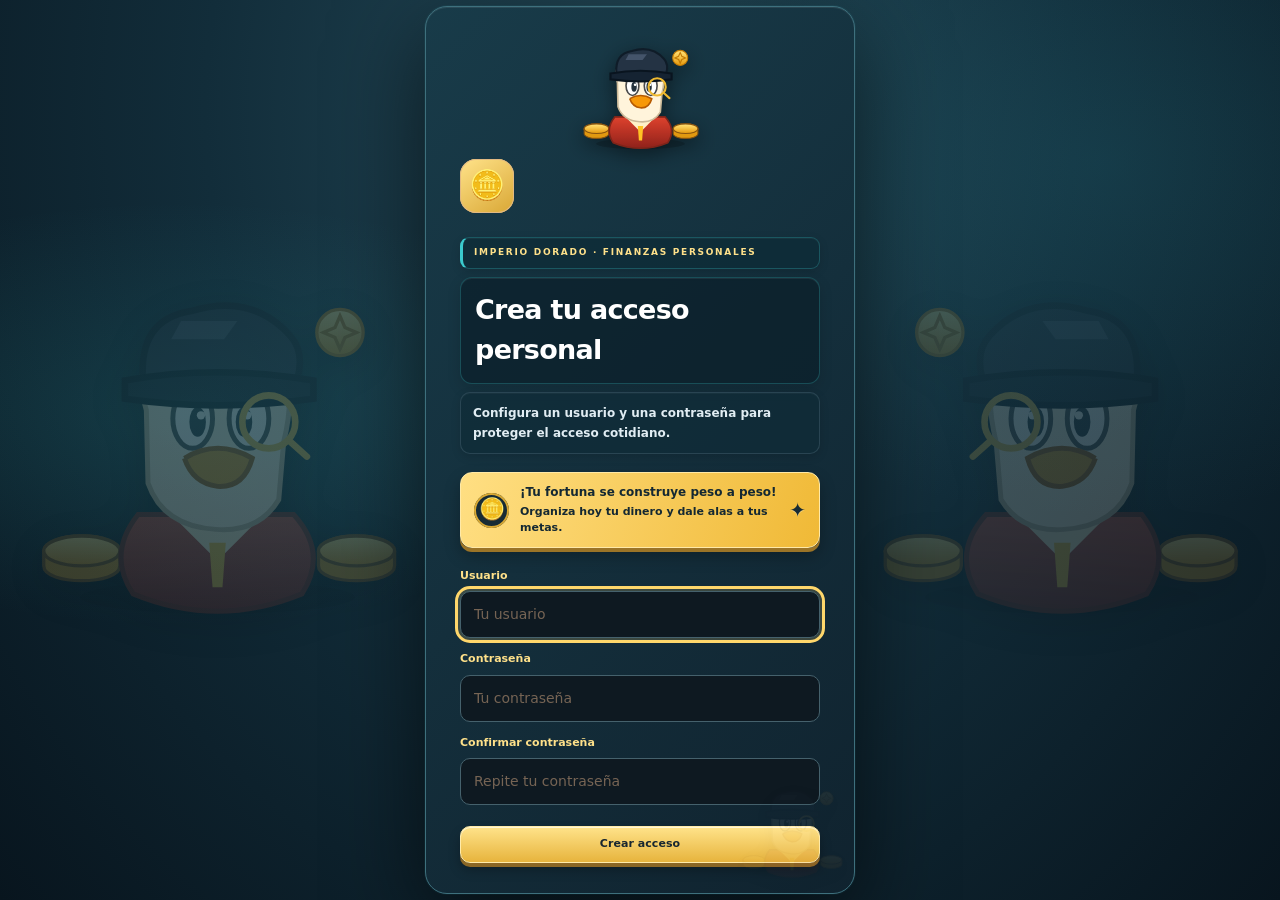
<file: index.html>
<!doctype html>
<html lang="es">
<head>
<meta charset="utf-8"><meta name="viewport" content="width=device-width,initial-scale=1"><meta name="theme-color" content="#142b35"><base href="./">
<title>Imperio Dorado | Finanzas personales</title><link rel="icon" type="image/svg+xml" href="Assets/pato-empresario.svg?v=5.43"><link rel="stylesheet" href="CSS/styles.css">
</head>
<body class="auth-locked" data-theme="charcoal">
<div class="auth-screen" id="authScreen">
  <section class="auth-card">
    <img class="duck-mascot auth-mascot" src="Assets/pato-empresario.svg" alt="Pato empresario rodeado de monedas">
    <div class="auth-brand-mark" aria-label="Moneda dorada">🪙</div>
    <div class="eyebrow">IMPERIO DORADO · FINANZAS PERSONALES</div>
    <h1 id="authTitle">Tu espacio financiero</h1>
    <p class="auth-description" id="authDescription">Inicia sesión para entrar a tu gestor de gastos.</p>
    <aside class="auth-motivation" aria-label="Mensaje motivador"><span class="auth-motivation-coin" aria-hidden="true">🪙</span><div><strong>¡Tu fortuna se construye peso a peso!</strong><p>Organiza hoy tu dinero y dale alas a tus metas.</p></div><span class="auth-motivation-spark" aria-hidden="true">✦</span></aside>
    <form id="authForm" autocomplete="on">
      <label for="authUsername">Usuario</label>
      <input id="authUsername" name="username" type="text" autocomplete="username" maxlength="40" placeholder="Tu usuario" required>
      <label for="authPassword">Contraseña</label>
      <input id="authPassword" name="password" type="password" autocomplete="current-password" minlength="4" placeholder="Tu contraseña" required>
      <div id="authConfirmWrap" hidden><label for="authConfirm">Confirmar contraseña</label><input id="authConfirm" type="password" autocomplete="new-password" minlength="4" placeholder="Repite tu contraseña"></div>
      <p class="auth-error" id="authError" role="alert" hidden></p>
      <button class="btn btn-primary auth-submit" id="authSubmit" type="submit">Iniciar sesión</button>
    </form>
  </section>
</div>
<div class="app-shell">
  <aside class="sidebar" id="sidebar">
    <div class="brand"><div class="brand-mark" aria-label="Moneda dorada">🪙</div><div><strong>Imperio Dorado</strong><small>FINANZAS PERSONALES</small></div></div>
    <div class="side-caption">ESPACIO PERSONAL</div>
    <nav class="nav">
      <button class="nav-link active" data-view="dashboard"><span class="nav-icon">▦</span>Resumen general</button>
      <button class="nav-link" data-view="transactions"><span class="nav-icon">⇄</span>Movimientos</button>
      <button class="nav-link" data-view="reports"><span class="nav-icon">▤</span>Reportes</button>
      <button class="nav-link" data-view="spending-habits"><span class="nav-icon">↗</span>Hábitos de gasto</button>
      <button class="nav-link" data-view="monthly-close"><span class="nav-icon">▣</span>Cierre mensual</button>
      <button class="nav-link" data-view="budgets"><span class="nav-icon">◫</span>Presupuestos</button>
      <button class="nav-link" data-view="goals"><span class="nav-icon">◎</span>Metas de ahorro</button>
      <button class="nav-link" data-view="alerts"><span class="nav-icon">⌁</span>Límites y alertas <span id="alertBadge" class="nav-badge">0</span></button>
      <button class="nav-link" data-view="notifications"><span class="nav-icon">♧</span>Notificaciones <span id="notificationBadge" class="nav-badge" hidden>0</span></button>
      <button class="nav-link" data-view="profile"><span class="nav-icon">♙</span>Mi perfil</button>
    </nav>

  </aside>
  <main class="main-area">
    <header class="topbar"><button class="mobile-menu" id="mobileMenu" aria-label="Abrir menú">☰</button><div class="breadcrumb">Finanzas personales <span>/</span> <b id="crumb">Resumen general</b></div><div class="top-actions"><span class="today-label" id="todayLabel"></span><button class="btn btn-outline logout-btn" id="logoutBtn" title="Cerrar sesión">Cerrar sesión</button><button class="avatar" id="profileBtn" title="Mi perfil" aria-label="Abrir mi perfil">EO</button></div></header>
    <div class="content">
      <section class="view active" id="view-dashboard">
        <div class="page-heading"><div><div class="eyebrow">TU DINERO, MÁS CLARO</div><h1>Resumen general</h1><p>Una mirada sencilla a cómo se están moviendo tus gastos.</p></div><button class="btn btn-primary" id="addFromDash"><span>＋</span> Registrar movimiento</button></div>
        <div class="hero-card dashboard-balance-card"><div class="hero-copy"><div class="hero-kicker"><span class="tiny-dot"></span> SALDO DISPONIBLE ESTIMADO</div><div class="hero-amount" id="totalAmount">$ 0</div><div class="hero-sub">Ingresos registrados menos gastos registrados, sin saldo inicial.</div><div class="hero-meta"><span class="meta-chip">◷ <span id="countTotal">0 movimientos</span></span><span class="meta-chip">▦ <span id="monthName">Este mes</span></span></div></div><div class="hero-art" aria-hidden="true"><div class="art-circle circle-one"></div><div class="art-circle circle-two"></div><div class="art-card"><span>CONTROL</span><div class="art-line"></div><div class="art-line short"></div><div class="art-spark">↗</div></div><div class="art-coin">$</div></div></div>
        <aside class="duck-motivation" aria-live="polite"><img src="Assets/pato-empresario.svg" alt="Pato empresario con monedas de oro"><div><span class="motivation-kicker">CONSEJO DEL PATO AHORRADOR</span><p id="duckMotivation">Cada peso que cuidas hoy te acerca a una meta mañana.</p></div><span class="motivation-coins" aria-hidden="true">🪙 ✦ 🪙</span></aside>
        <div class="stats-grid dashboard-summary-grid">
          <article class="stat-card"><div class="stat-top"><span>Gastos del mes</span><span class="stat-icon icon-tan">−</span></div><strong id="monthAmount">$ 0</strong><small><span class="stat-dot"></span><span id="monthCount">0 gastos este mes</span></small></article>
          <article class="stat-card"><div class="stat-top"><span>Ingresos del mes</span><span class="stat-icon icon-olive">＋</span></div><strong id="incomeMonthAmount">$ 0</strong><small>Entradas registradas este mes</small></article>
          <article class="stat-card limit-remaining-card"><div class="stat-top"><span>Límite mensual restante</span><span class="stat-icon icon-gold">⌁</span></div><strong id="limitRemainingAmount">Sin límite</strong><div class="limit-remaining-track" aria-hidden="true"><span id="limitRemainingFill"></span></div><small id="limitRemainingLabel">Configura tu presupuesto mensual</small></article>
        </div>
        <div class="dashboard-grid"><article class="panel chart-panel"><div class="panel-heading"><div><h2>Actividad reciente</h2><p>Gastos registrados en los últimos 7 días</p></div><span class="panel-tag">7 DÍAS</span></div><div class="chart-wrap"><div class="y-labels"><span id="chartY3">$ 0</span><span id="chartY2">$ 0</span><span id="chartY1">$ 0</span><span>$ 0</span></div><div class="chart-main"><div class="grid-lines"><i></i><i></i><i></i><i></i></div><div class="bars" id="bars"></div></div></div></article>
          <article class="panel category-panel"><div class="panel-heading"><div><h2>Por categoría</h2><p>Distribución de tus gastos</p></div><span class="panel-icon">◉</span></div><div id="categoryList" class="category-list"></div><div class="category-foot"><span>Total registrado</span><b id="categoryTotal">$ 0</b></div></article></div>
        <div class="bottom-grid"><article class="panel recent-panel"><div class="panel-heading"><div><h2>Movimientos recientes</h2><p>Los últimos gastos que registraste</p></div><button class="text-btn" data-goto="transactions">Ver todos <span>→</span></button></div><div class="table-scroll"><table><thead><tr><th>DESCRIPCIÓN</th><th>CATEGORÍA</th><th>FECHA</th><th class="align-right">MONTO</th></tr></thead><tbody id="recentRows"></tbody></table></div></article><article class="panel limit-panel"><div class="panel-heading"><div><h2>Control de límites</h2><p>Comparación con los máximos que configuraste</p></div><span class="panel-icon">⌁</span></div><div id="limitSummary"></div><button class="btn btn-soft full-btn" data-goto="alerts">Configurar límites <span>→</span></button></article></div>
      </section>
      <section class="view" id="view-transactions"><div class="page-heading"><div><div class="eyebrow">REGISTRO Y CONTROL</div><h1>Movimientos</h1><p>Consulta, filtra y administra tus gastos.</p></div><button class="btn btn-primary" id="addFromList"><span>＋</span> Registrar movimiento</button></div><section class="panel recurring-panel"><div class="panel-heading"><div><h2>Gastos recurrentes</h2><p>Programa arriendo, servicios o suscripciones y registra cada vencimiento cuando corresponda.</p></div><span class="panel-tag" id="recurringDueCount">0 PENDIENTES</span></div><form id="recurringForm" class="recurring-form"><input id="recurringId" type="hidden"><div><label class="field-label" for="recurringName">Concepto</label><input id="recurringName" maxlength="120" placeholder="Ej. Arriendo" required></div><div><label class="field-label" for="recurringAmount">Monto</label><input id="recurringAmount" type="number" min="1" step="1" placeholder="850000" required></div><div><label class="field-label" for="recurringCategory">Categoría</label><select id="recurringCategory" required></select></div><div><label class="field-label" for="recurringFrequency">Frecuencia</label><select id="recurringFrequency"><option value="biweekly">Quincenal</option><option value="monthly">Mensual</option></select></div><div><label class="field-label" for="recurringNextDate">Próxima fecha</label><input id="recurringNextDate" type="date" required></div><div class="recurring-form-actions"><button class="btn btn-primary" id="recurringSubmit" type="submit">＋ Programar gasto</button><button class="btn btn-outline" id="cancelRecurringEdit" type="button" hidden>Cancelar</button></div><div class="recurring-form-status" id="recurringFormMode">NUEVO PAGO</div></form><div id="recurringList" class="recurring-list"></div></section><div class="panel filters-panel"><div class="filter-search"><span>⌕</span><input id="searchInput" placeholder="Buscar por descripción..." aria-label="Buscar por descripción"></div><select id="categoryFilter" aria-label="Filtrar por categoría"><option value="">Todas las categorías</option></select><select id="typeFilter" aria-label="Filtrar por tipo"><option value="">Ingresos y gastos</option><option value="gasto">Solo gastos</option><option value="ingreso">Solo ingresos</option></select><select id="monthFilter" aria-label="Filtrar por mes o día específico"><option value="">Todas las fechas</option></select><button class="btn btn-soft" id="clearFilters">Limpiar</button></div><div class="panel table-panel"><div class="table-title"><div><h2>Todos los movimientos</h2><p id="resultCount">0 registros</p></div></div><div class="table-scroll"><table><thead><tr><th>ID</th><th>DESCRIPCIÓN</th><th>CATEGORÍA</th><th>FECHA</th><th class="align-right">MONTO</th><th class="align-right">ACCIONES</th></tr></thead><tbody id="allRows"></tbody></table></div><div class="table-footer"><span id="tableFootCount">0 registros</span><strong>Total visible <b id="visibleTotal">$ 0</b></strong></div></section>
      <section class="view" id="view-reports"><div class="page-heading"><div><div class="eyebrow">ANÁLISIS FINANCIERO</div><h1>Reportes</h1><p>Consulta y compara tus gastos por período.</p></div></div><div class="report-selector"><button class="report-tab active" data-report="daily">Diario</button><button class="report-tab" data-report="weekly">Semanal</button><button class="report-tab" data-report="monthly">Mensual</button></div><div class="report-summary panel"><div><span id="reportTitle">Reporte diario</span><strong id="reportTotal">$ 0</strong><small id="reportSubtitle">Resumen del período seleccionado</small></div><div class="report-symbol">▤</div></div><div class="panel report-visual"><div class="panel-heading"><div><h2>Ingresos frente a gastos</h2><p>Comparación del período seleccionado</p></div></div><div id="reportCompare" class="report-compare"></div><div id="reportCategoryBreakdown" class="report-category-breakdown"></div></div><div class="panel table-panel"><div class="table-title"><div><h2>Detalle del período</h2><p id="reportCount">0 registros</p></div></div><div class="table-scroll"><table><thead><tr><th>ID</th><th>DESCRIPCIÓN</th><th>CATEGORÍA</th><th>FECHA</th><th class="align-right">MONTO</th></tr></thead><tbody id="reportRows"></tbody></table></div></div><div class="panel report-note"><span class="note-icon">i</span><div><b>¿Cómo se calcula?</b><p>El reporte diario usa la fecha de hoy; el semanal va del lunes hasta hoy y el mensual acumula desde el primer día del mes hasta hoy.</p></div></div></section>
      <section class="view" id="view-spending-habits"><div class="page-heading"><div><div class="eyebrow">TENDENCIAS PERSONALES</div><h1>Hábitos de gasto</h1><p>Compara tus gastos por categoría con el mes anterior e identifica dónde aumentaron.</p></div><div class="habits-month-control"><label for="habitsMonth">Mes a analizar</label><input id="habitsMonth" type="month"></div></div><div id="habitsSummary" class="habits-summary-grid"></div><div class="panel habits-panel"><div class="panel-heading"><div><h2>Comparación por categoría</h2><p id="habitsSubtitle">Gasto del mes seleccionado frente al mes anterior.</p></div><span class="panel-tag">MES A MES</span></div><div id="habitsCategories" class="habits-category-list"></div></div><div class="panel habits-insights-panel"><div class="panel-heading"><div><h2>Lo que conviene revisar</h2><p>Las categorías con mayor aumento aparecen primero.</p></div></div><div id="habitsInsights" class="habits-insights-list"></div></div></section>
      <section class="view" id="view-budgets"><div class="page-heading"><div><div class="eyebrow">PLANIFICACIÓN MENSUAL</div><h1>Presupuestos</h1><p>Define límites de gasto por categoría y consulta cuánto te queda este mes.</p></div></div><div class="budget-workspace"><form id="budgetForm" class="panel budget-form"><div class="form-row"><label for="monthlyBudget">Presupuesto mensual total <small>Máximo que deseas gastar en el mes</small></label><div class="percent-input"><span>$</span><input id="monthlyBudget" type="number" min="0" step="1000" placeholder="Ej. 800000"></div></div><div class="settings-heading"><div class="settings-icon">▦</div><div><h2>Presupuestos por categoría</h2><p>Si dejas una categoría en cero, no tendrá un límite propio.</p></div></div><div class="budget-category-grid"><div id="budgetCategories" class="category-limits"></div><div class="settings-actions"><button class="btn btn-primary" type="submit">Guardar presupuestos</button></div></div></form><div class="panel budget-overview"><div class="panel-heading"><div><h2>Avance del mes</h2><p id="budgetMonthLabel">Gastos del mes actual</p></div></div><div id="budgetProgress"></div></div></div></section>
      <section class="view" id="view-goals"><div class="page-heading"><div><div class="eyebrow">AHORRO CON PROPÓSITO</div><h1>Metas de ahorro</h1><p>Crea objetivos, registra aportes y sigue tu progreso.</p></div></div><div class="goals-pending-layout"><div class="savings-goals-column"><form id="goalForm" class="panel goal-form"><div class="form-two"><div><label class="field-label" for="goalName">Nombre de la meta</label><input id="goalName" maxlength="80" placeholder="Ej. Fondo de emergencia" required></div><div><label class="field-label" for="goalTarget">Monto objetivo</label><input id="goalTarget" type="number" min="1" step="1" placeholder="500000" required></div></div><div class="form-two"><div><label class="field-label" for="goalSaved">Ahorro inicial</label><input id="goalSaved" type="number" min="0" step="1" value="0"></div><div><label class="field-label" for="goalDate">Fecha objetivo (opcional)</label><input id="goalDate" type="date"></div></div><button class="btn btn-primary" type="submit">＋ Crear meta</button></form><div id="goalsList" class="goals-grid"></div></div><section class="pending-section"><div class="pending-top-layout"><div class="page-heading pending-heading"><div><div class="eyebrow">REGISTRO APARTE</div><h2>Saldos pendientes</h2><p>Controla aquí quién te debe y registra sus abonos. Esta lista es independiente de tus movimientos, ingresos y metas.</p></div></div><form id="pendingForm" class="panel pending-form"><div class="form-two"><div><label class="field-label" for="pendingPerson">¿Quién te debe?</label><input id="pendingPerson" maxlength="100" placeholder="Nombre de la persona" required></div><div><label class="field-label" for="pendingAmount">¿Cuánto te debe?</label><input id="pendingAmount" type="number" min="1" step="1" placeholder="Ej. 50000" required></div></div><div class="form-two"><div><label class="field-label" for="pendingConcept">Concepto</label><input id="pendingConcept" maxlength="120" placeholder="Ej. Préstamo para un recibo"></div><div><label class="field-label" for="pendingDueDate">Fecha acordada (opcional)</label><input id="pendingDueDate" type="date"></div></div><label class="field-label" for="pendingNotes">Nota (opcional)</label><textarea id="pendingNotes" maxlength="500" rows="2" placeholder="Un detalle para recordar"></textarea><div class="pending-form-footer"><button class="btn btn-primary" type="submit">＋ Registrar saldo pendiente</button><div class="pending-summary"><div><span>Total por cobrar</span><strong id="pendingTotal">$ 0</strong></div><span class="panel-tag" id="pendingCount">0 personas deben</span></div></div></form></div><div id="pendingList" class="pending-grid"></div></section></div></section>
      <section class="view" id="view-alerts"><div class="page-heading"><div><div class="eyebrow">CONTROL DE GASTOS</div><h1>Límites y alertas</h1><p>Configura máximos en pesos y revisa en este mismo lugar los avisos cuando los superes.</p></div><span class="heading-count" id="alertsCountHead">0 alertas</span></div><div class="alert-intro"><div class="alert-intro-icon">⌁</div><div><b>Elige tus propios topes.</b><p>Se revisa el gasto de hoy, esta semana (desde el lunes) y por categoría durante el mes. Deja un campo vacío o escribe 0 para apagar ese aviso.</p></div></div><form id="settingsForm" class="settings-layout"><article class="panel settings-panel"><div class="settings-heading"><div class="settings-icon">◷</div><div><h2>Topes generales</h2><p>Escribe en pesos colombianos el máximo que quieres gastar.</p></div></div><div class="form-row"><label for="dailyLimit">Tope diario <small>Gastos acumulados de hoy</small></label><div class="limit-currency-input"><span>$</span><input type="number" min="0" step="1" id="dailyLimit" placeholder="0 = apagado"></div></div><div class="form-row"><label for="weeklyLimit">Tope semanal <small>Gastos desde el lunes hasta hoy</small></label><div class="limit-currency-input"><span>$</span><input type="number" min="0" step="1" id="weeklyLimit" placeholder="0 = apagado"></div></div><div id="settingsPreview" class="settings-preview"></div><div class="settings-reset-card limits-reset-card"><div class="settings-heading"><div class="settings-icon">↺</div><div><h2>Apagar todos los topes</h2><p>Desactiva los avisos de gasto; tus movimientos y el historial de alertas se conservan.</p></div></div><div class="settings-reset-actions"><button class="btn btn-soft" type="button" id="resetSettings">Apagar todos los topes</button><div class="settings-actions"><button class="btn btn-primary" type="submit">Guardar límites y revisar</button></div></div></div></article><article class="panel settings-panel"><div class="settings-heading"><div class="settings-icon">▦</div><div><h2>Tope mensual por categoría</h2><p>Escribe el máximo por mes para las categorías que quieras controlar. Deja vacío o escribe 0 para no limitar una categoría.</p></div></div><div class="category-limits-workspace"><div id="categoryLimits" class="category-limits"></div><div class="settings-actions"><button class="btn btn-primary" type="submit">Guardar límites y revisar</button></div></div></article></form><section class="panel live-limits-panel"><div class="panel-heading"><div><h2>Uso de tus límites</h2><p id="limitStatusSubtitle">Gasto contado desde el 15 de octubre de 2026.</p></div></div><div id="limitStatus" class="limit-status-list"></div></section><section class="alerts-history"><div class="panel-heading"><div><h2>Alertas registradas</h2><p>Se guardan aquí y en tus notificaciones cada vez que superas un tope.</p></div></div><div id="alertsList" class="alerts-list"></div></section></section>
      <section class="view" id="view-monthly-close"><div class="page-heading"><div><div class="eyebrow">BALANCE Y PLANIFICACIÓN</div><h1>Cierre mensual</h1><p>Compara el presupuesto con el gasto real y conserva un resumen de cada mes.</p></div></div><div class="panel close-controls"><div class="close-month-field"><label for="closeMonth">Mes que deseas cerrar</label><input id="closeMonth" type="month"><button class="btn btn-primary" id="saveMonthlyClose" type="button">Guardar cierre del mes</button></div></div><div id="monthlyClosePreview" class="monthly-close-grid"></div><div class="panel close-category-panel"><div class="panel-heading"><div><h2>Presupuesto frente a gasto real</h2><p>Comparación por categoría para el mes seleccionado.</p></div></div><div class="table-scroll"><table><thead><tr><th>CATEGORÍA</th><th class="align-right">PRESUPUESTO</th><th class="align-right">GASTADO</th><th class="align-right">DIFERENCIA</th><th>ESTADO</th></tr></thead><tbody id="closeCategoryRows"></tbody></table></div></div><div class="panel close-history-panel"><div class="panel-heading"><div><h2>Cierres guardados</h2><p>Resúmenes históricos que ya guardaste.</p></div></div><div id="monthlyCloseHistory"></div></div></section>
      <section class="view" id="view-notifications"><div class="page-heading"><div><div class="eyebrow">ACTIVIDAD DE TU CUENTA</div><h1>Notificaciones</h1><p>Historial de cambios importantes en tus finanzas.</p></div><div class="notification-page-actions"><button class="btn btn-outline" id="markAllNotificationsRead">Marcar todo como leído</button><button class="btn btn-soft" id="clearReadNotifications">Eliminar leídas</button></div></div><div class="panel notifications-panel"><div class="notifications-toolbar"><div><h2>Centro de notificaciones</h2><p id="notificationsSummary">Tus novedades aparecerán aquí.</p></div><span class="panel-tag" id="notificationUnreadTag">0 PENDIENTES</span></div><div id="notificationsList" class="notifications-list"></div></div></section>
      <section class="view" id="view-profile"><div class="page-heading"><div><div class="eyebrow">TU CUENTA</div><h1>Mi perfil</h1><p>Administra tu información de acceso y tu sesión.</p></div></div><div class="profile-layout"><article class="panel profile-combined"><div class="profile-identity"><div class="profile-avatar" id="profileAvatarLarge">EO</div><div class="profile-info"><span class="profile-kicker">PERFIL PERSONAL</span><h2 id="profileUsername">Usuario</h2><p>Cuenta principal</p></div><div class="profile-status"><span></span> Sesión activa</div><div class="profile-actions"><button class="btn btn-outline" id="profileLogout">Cerrar sesión</button></div></div><div class="profile-security"><div class="settings-heading"><div class="settings-icon">♙</div><div><h2>Seguridad de la cuenta</h2><p>Actualiza tu contraseña de acceso.</p></div></div><div id="passwordForm" class="password-form" role="group" aria-label="Cambiar contraseña"><label for="currentPassword">Contraseña actual</label><input id="currentPassword" type="password" autocomplete="current-password" required><label for="newPassword">Nueva contraseña</label><input id="newPassword" type="password" minlength="4" autocomplete="new-password" required><label for="confirmPassword">Confirmar nueva contraseña</label><input id="confirmPassword" type="password" minlength="4" autocomplete="new-password" required><button class="btn btn-primary" id="passwordSubmit" type="button">Actualizar contraseña</button></div></div></article><article class="panel profile-tools-card"><section class="profile-tool-section backup-panel profile-backup"><div class="settings-heading"><div class="settings-icon">↻</div><div><h2>Respaldos</h2><p>Descarga una copia o restaura tus datos desde un archivo JSON.</p></div></div><div class="backup-actions"><button type="button" class="btn btn-outline" id="backupBtn">↓ Descargar respaldo</button><button type="button" class="btn btn-outline" id="restoreBtn">↑ Restaurar respaldo</button><input type="file" id="restoreFile" accept=".json,application/json" hidden></div><p class="muted-small">Restaurar reemplaza los datos actuales. Descarga una copia antes si quieres conservarlos.</p></section><section class="profile-tool-section profile-danger-card"><div class="settings-heading"><div class="settings-icon danger-icon">!</div><div><h2>Eliminar todos los datos</h2><p>Primero se descargará un respaldo y después podrás confirmar la eliminación de movimientos, alertas, presupuestos y metas.</p></div></div><button type="button" class="btn btn-danger" id="deleteAllDataBtn">Eliminar todos los datos</button></section></article></div></div></section>
    </div><footer class="footer"><span>IMPERIO DORADO <b>·</b> FINANZAS PERSONALES</span></footer>
  </main>
</div>
<div class="modal-backdrop" id="expenseModal" hidden><section class="modal" role="dialog" aria-modal="true" aria-labelledby="modalTitle"><div class="modal-heading"><div><div class="eyebrow">MOVIMIENTO PERSONAL</div><h2 id="modalTitle">Registrar gasto</h2><p>Completa los datos del movimiento.</p></div><button class="modal-close" id="closeModal" aria-label="Cerrar">×</button></div><form id="expenseForm"><label class="field-label" for="movementTypeInput">Tipo de movimiento <span>*</span></label><select id="movementTypeInput"><option value="gasto">Gasto</option><option value="ingreso">Ingreso</option></select><label class="field-label" for="amountInput">Monto <span>*</span></label><div class="amount-field"><span>$</span><input type="number" id="amountInput" min="1" step="0.01" placeholder="0" required></div><div class="form-two"><div id="categoryFieldWrap"><label class="field-label" for="categoryInput">Categoría <span>*</span></label><select id="categoryInput" required></select></div><div><label class="field-label" for="dateInput">Fecha <span>*</span></label><input type="date" id="dateInput" required></div></div><label class="field-label" for="descriptionInput">Descripción <span>*</span></label><input type="text" id="descriptionInput" maxlength="160" placeholder="Ej. Almuerzo, transporte..." required><div class="modal-actions"><button type="button" class="btn btn-soft" id="cancelModal">Cancelar</button><button type="submit" class="btn btn-primary" id="saveExpense">Guardar gasto</button></div></form></section></div>
<div class="action-confirm-backdrop" id="actionConfirmModal" hidden><section class="action-confirm-modal" role="dialog" aria-modal="true" aria-labelledby="actionConfirmTitle" aria-describedby="actionConfirmMessage"><button type="button" class="action-confirm-close" id="actionConfirmClose" aria-label="Cerrar">×</button><div class="action-confirm-icon" id="actionConfirmIcon">✓</div><div class="action-confirm-eyebrow">GESTIÓN DE DATOS</div><h2 id="actionConfirmTitle">Confirmar acción</h2><p id="actionConfirmMessage"></p><div class="action-confirm-actions"><button type="button" class="btn btn-soft" id="actionConfirmNo">Cancelar</button><button type="button" class="btn btn-primary" id="actionConfirmYes">Continuar</button></div></section></div>
<div class="toast-region" id="toastRegion" aria-live="polite"></div><script>window.GESTOR_INITIAL={gastos:[{"id": 1, "monto": 9000.0, "categoria": "Comida", "descripcion": "Desayuno", "fecha": "2025-12-05"}, {"id": 2, "monto": 22000.0, "categoria": "Entretenimiento", "descripcion": "Youtube Premiun", "fecha": "2025-12-01"}, {"id": 3, "monto": 15500.0, "categoria": "Salud", "descripcion": "Inyecion", "fecha": "2025-12-15"}, {"id": 4, "monto": 14000.0, "categoria": "Otros", "descripcion": "prestamo", "fecha": "2025-12-05"}, {"id": 5, "monto": 15000.0, "categoria": "Salud", "descripcion": "Inteccion", "fecha": "2025-12-08"}, {"id": 6, "monto": 23000.0, "categoria": "Entretenimiento", "descripcion": "Netflix", "fecha": "2025-12-10"}, {"id": 7, "monto": 32000.0, "categoria": "Comida", "descripcion": "Almuerzos", "fecha": "2025-12-10"}, {"id": 8, "monto": 15000.0, "categoria": "Comida", "descripcion": "Cena", "fecha": "2025-12-10"}, {"id": 9, "monto": 50000.0, "categoria": "Transporte", "descripcion": "Aceite", "fecha": "2025-12-10"}, {"id": 10, "monto": 150000.0, "categoria": "Servicios", "descripcion": "Renta", "fecha": "2025-12-10"}, {"id": 11, "monto": 45000.0, "categoria": "Hogar", "descripcion": "Servicio", "fecha": "2025-12-10"}, {"id": 12, "monto": 50000.0, "categoria": "Transporte", "descripcion": "LLanta", "fecha": "2025-12-10"}, {"id": 13, "monto": 20000.0, "categoria": "Otros", "descripcion": "Regalo", "fecha": "2025-12-10"}, {"id": 14, "monto": 12000.0, "categoria": "Comida", "descripcion": "Almuerzo", "fecha": "2026-01-08"}],config:{"limite_diario":0,"limite_semanal":0,"limites_categoria_mensuales":{}},alerts:[]};</script><script src="JS/01_base_estado_almacenamiento.js"></script>
<script src="JS/02_calculos_reportes.js"></script>
<script src="JS/03_api_conexion.js"></script>
<script src="JS/04_notificaciones_utilidades.js"></script>
<script src="JS/05_datos_y_render_principal.js"></script>
<script src="JS/06_panel_dashboard.js"></script>
<script src="JS/07_movimientos_recurrentes.js"></script>
<script src="JS/08_presupuestos_metas_alertas.js"></script>
<script src="JS/09_habitos_y_reportes.js"></script>
<script src="JS/10_navegacion_modales_respaldos.js"></script>
<script src="JS/11_eliminacion_y_autenticacion.js"></script>
<script src="JS/12_cierre_perfil_temas.js"></script>
<script src="JS/13_inicializacion.js"></script>
</body></html>
</file>
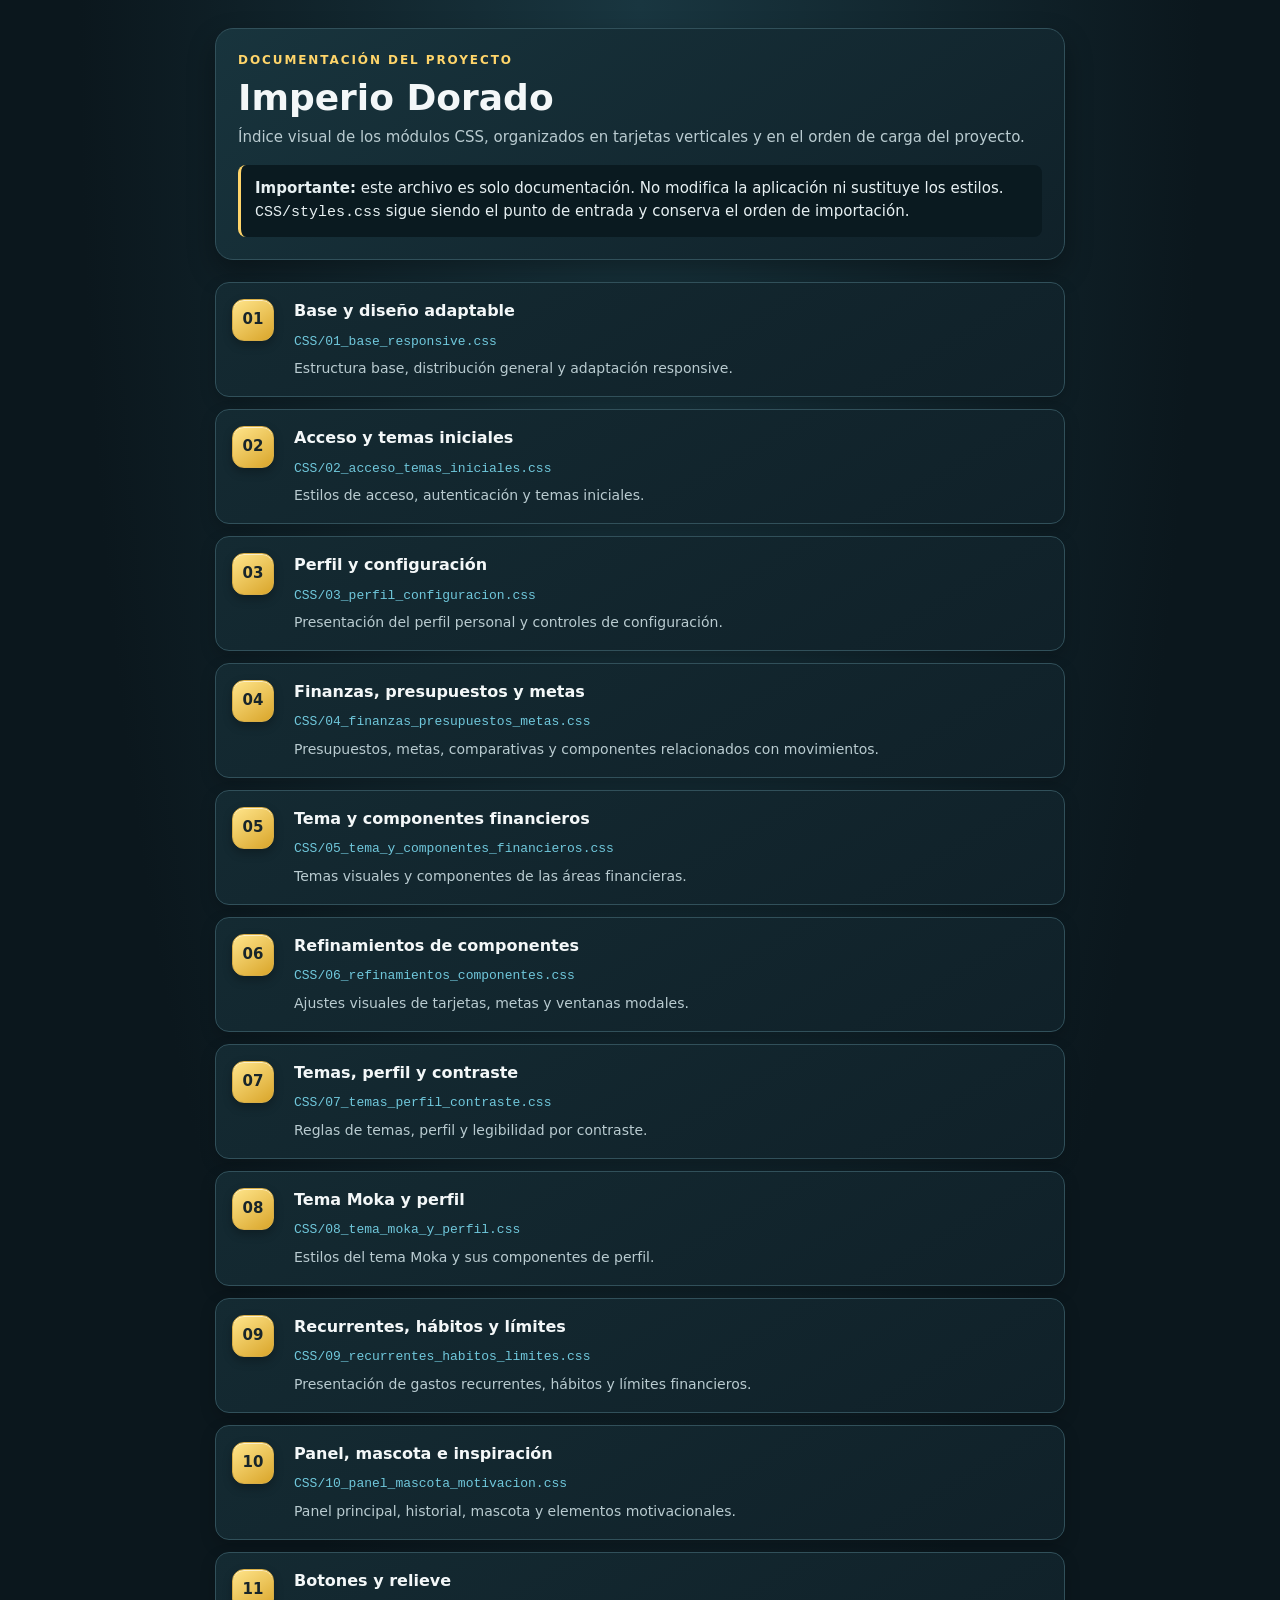
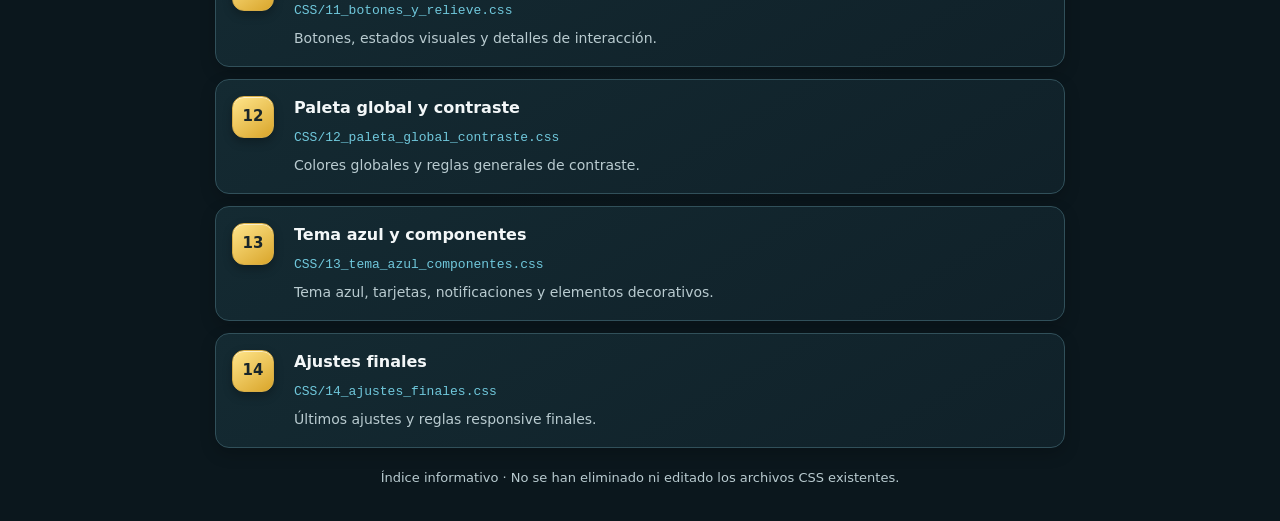
<file: HTML/documentacion/INDICE_MODULOS_CSS.html>
<!doctype html>
<html lang="es">
<head>
<meta charset="utf-8">
<meta name="viewport" content="width=device-width, initial-scale=1">
<title>Imperio Dorado — Índice de módulos CSS</title>
<style>
:root{color-scheme:dark;--fondo:#0b171d;--panel:#142a32;--panel2:#102129;--borde:#31505a;--texto:#f3f7f8;--suave:#b9cbd0;--oro:#ffd56a;--oro2:#d9a82f;--azul:#70c8dc}
*{box-sizing:border-box}body{margin:0;padding:28px 16px 48px;background:radial-gradient(ellipse at top,#193640 0,var(--fondo) 62%);color:var(--texto);font:15px/1.55 system-ui,-apple-system,"Segoe UI",sans-serif}
main{max-width:850px;margin:0 auto}header{margin-bottom:22px;padding:22px;border:1px solid var(--borde);border-radius:18px;background:linear-gradient(145deg,#18343d,#102129);box-shadow:0 12px 28px #0005}
.eyebrow{color:var(--oro);font-size:12px;font-weight:800;letter-spacing:.16em;text-transform:uppercase}h1{margin:7px 0 8px;font-size:clamp(25px,5vw,36px);line-height:1.15}p{margin:0;color:var(--suave)}.notice{margin-top:16px;padding:12px 14px;border-left:3px solid var(--oro);border-radius:8px;background:#0a1a20;color:#e7f0f2}
.cards{display:flex;flex-direction:column;gap:12px}.card{display:grid;grid-template-columns:48px minmax(0,1fr);gap:14px;align-items:start;padding:16px;border:1px solid var(--borde);border-radius:14px;background:linear-gradient(150deg,var(--panel),var(--panel2));box-shadow:0 6px 16px #0003}.number{display:grid;place-items:center;width:42px;height:42px;border:1px solid #d7ad46;border-radius:12px;background:linear-gradient(145deg,#ffe58b,#d9a52a);color:#18252a;font-weight:900;box-shadow:inset 0 1px #fff9,0 4px 10px #0004}.card h2{margin:0 0 5px;font-size:16px;overflow-wrap:anywhere}.file{display:inline-block;margin:2px 0 7px;color:var(--azul);font:13px/1.5 ui-monospace,SFMono-Regular,Consolas,monospace;overflow-wrap:anywhere}.card p{font-size:14px}.footer{margin-top:20px;color:var(--suave);font-size:13px;text-align:center}
@media(max-width:480px){body{padding:16px 10px 30px}.card{grid-template-columns:38px minmax(0,1fr);gap:10px;padding:13px}.number{width:36px;height:36px;border-radius:10px}header{padding:17px}}
</style>
</head>
<body>
<main>
<header>
<div class="eyebrow">Documentación del proyecto</div>
<h1>Imperio Dorado</h1>
<p>Índice visual de los módulos CSS, organizados en tarjetas verticales y en el orden de carga del proyecto.</p>
<div class="notice"><strong>Importante:</strong> este archivo es solo documentación. No modifica la aplicación ni sustituye los estilos. <code>CSS/styles.css</code> sigue siendo el punto de entrada y conserva el orden de importación.</div>
</header>
<section class="cards" aria-label="Módulos CSS">
<article class="card"><div class="number">01</div><div><h2>Base y diseño adaptable</h2><div class="file">CSS/01_base_responsive.css</div><p>Estructura base, distribución general y adaptación responsive.</p></div></article>
<article class="card"><div class="number">02</div><div><h2>Acceso y temas iniciales</h2><div class="file">CSS/02_acceso_temas_iniciales.css</div><p>Estilos de acceso, autenticación y temas iniciales.</p></div></article>
<article class="card"><div class="number">03</div><div><h2>Perfil y configuración</h2><div class="file">CSS/03_perfil_configuracion.css</div><p>Presentación del perfil personal y controles de configuración.</p></div></article>
<article class="card"><div class="number">04</div><div><h2>Finanzas, presupuestos y metas</h2><div class="file">CSS/04_finanzas_presupuestos_metas.css</div><p>Presupuestos, metas, comparativas y componentes relacionados con movimientos.</p></div></article>
<article class="card"><div class="number">05</div><div><h2>Tema y componentes financieros</h2><div class="file">CSS/05_tema_y_componentes_financieros.css</div><p>Temas visuales y componentes de las áreas financieras.</p></div></article>
<article class="card"><div class="number">06</div><div><h2>Refinamientos de componentes</h2><div class="file">CSS/06_refinamientos_componentes.css</div><p>Ajustes visuales de tarjetas, metas y ventanas modales.</p></div></article>
<article class="card"><div class="number">07</div><div><h2>Temas, perfil y contraste</h2><div class="file">CSS/07_temas_perfil_contraste.css</div><p>Reglas de temas, perfil y legibilidad por contraste.</p></div></article>
<article class="card"><div class="number">08</div><div><h2>Tema Moka y perfil</h2><div class="file">CSS/08_tema_moka_y_perfil.css</div><p>Estilos del tema Moka y sus componentes de perfil.</p></div></article>
<article class="card"><div class="number">09</div><div><h2>Recurrentes, hábitos y límites</h2><div class="file">CSS/09_recurrentes_habitos_limites.css</div><p>Presentación de gastos recurrentes, hábitos y límites financieros.</p></div></article>
<article class="card"><div class="number">10</div><div><h2>Panel, mascota e inspiración</h2><div class="file">CSS/10_panel_mascota_motivacion.css</div><p>Panel principal, historial, mascota y elementos motivacionales.</p></div></article>
<article class="card"><div class="number">11</div><div><h2>Botones y relieve</h2><div class="file">CSS/11_botones_y_relieve.css</div><p>Botones, estados visuales y detalles de interacción.</p></div></article>
<article class="card"><div class="number">12</div><div><h2>Paleta global y contraste</h2><div class="file">CSS/12_paleta_global_contraste.css</div><p>Colores globales y reglas generales de contraste.</p></div></article>
<article class="card"><div class="number">13</div><div><h2>Tema azul y componentes</h2><div class="file">CSS/13_tema_azul_componentes.css</div><p>Tema azul, tarjetas, notificaciones y elementos decorativos.</p></div></article>
<article class="card"><div class="number">14</div><div><h2>Ajustes finales</h2><div class="file">CSS/14_ajustes_finales.css</div><p>Últimos ajustes y reglas responsive finales.</p></div></article>
</section>
<p class="footer">Índice informativo · No se han eliminado ni editado los archivos CSS existentes.</p>
</main>
</body>
</html>
</file>
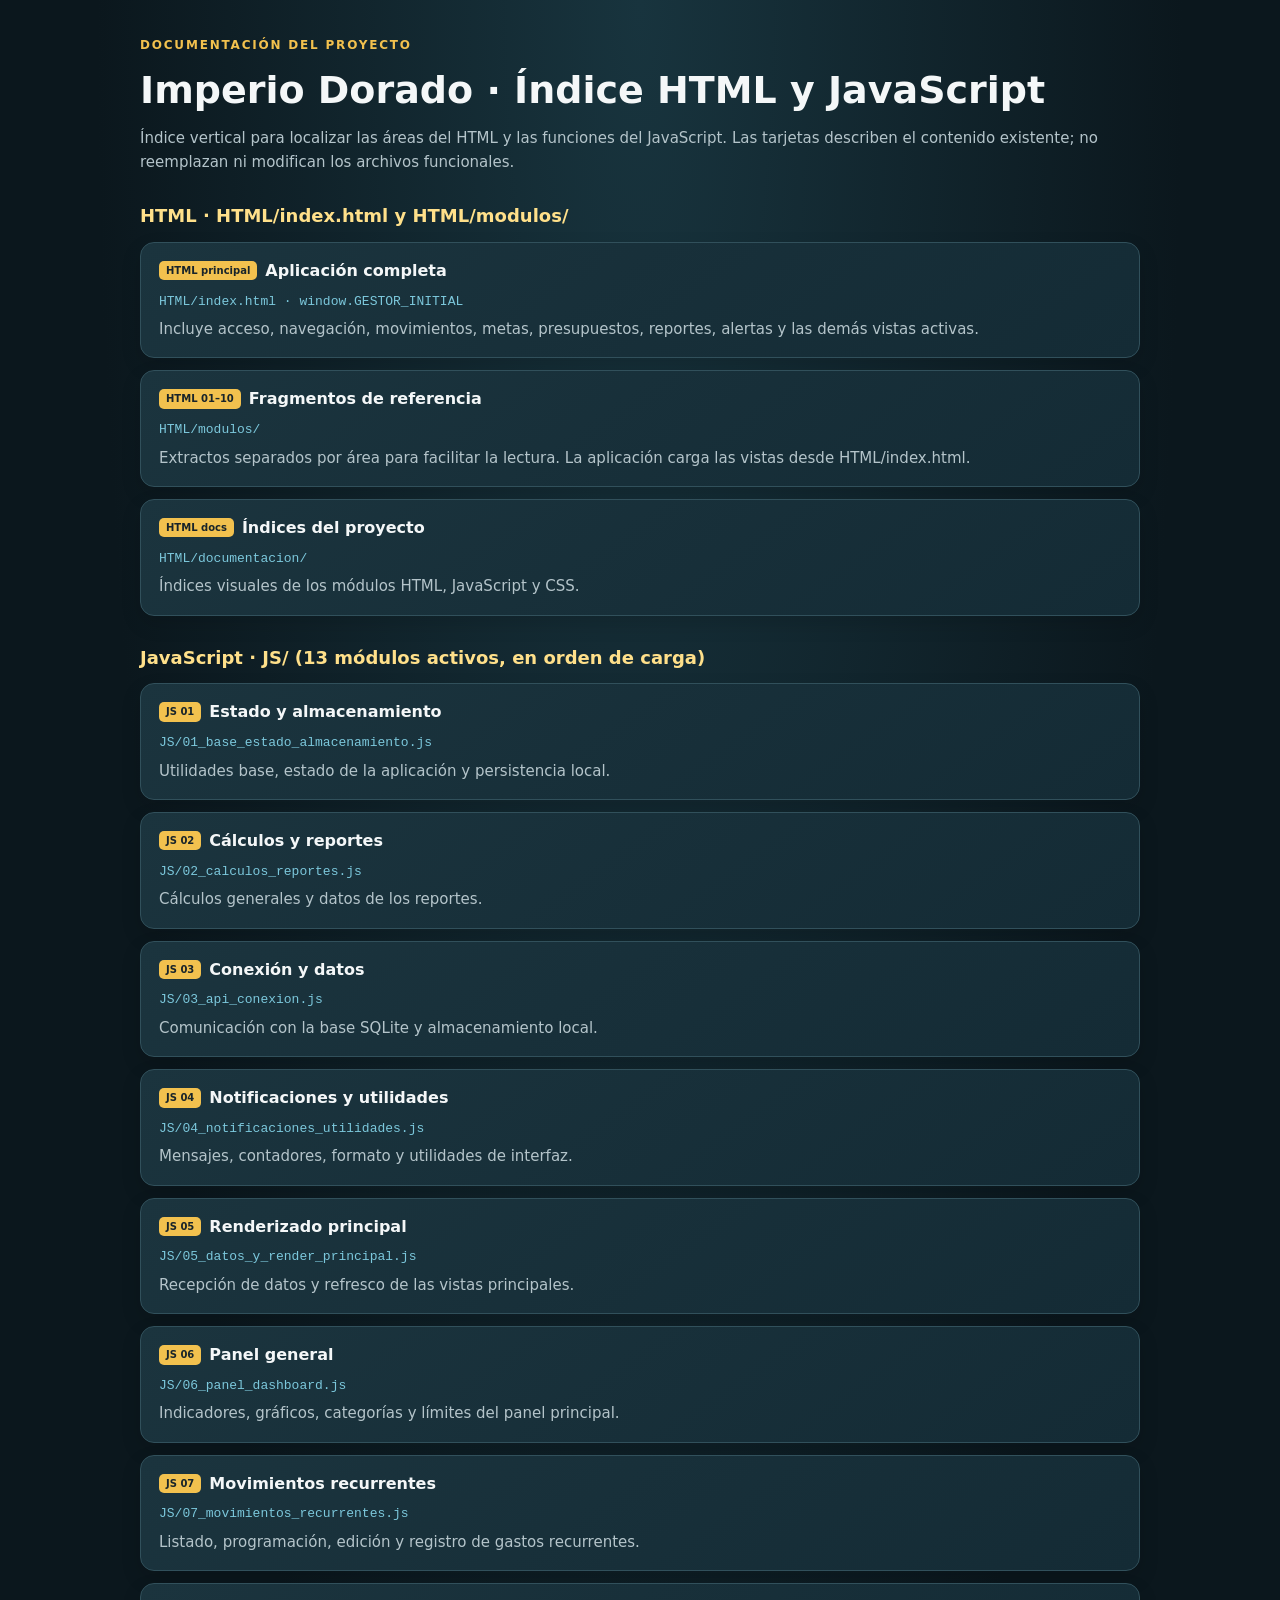
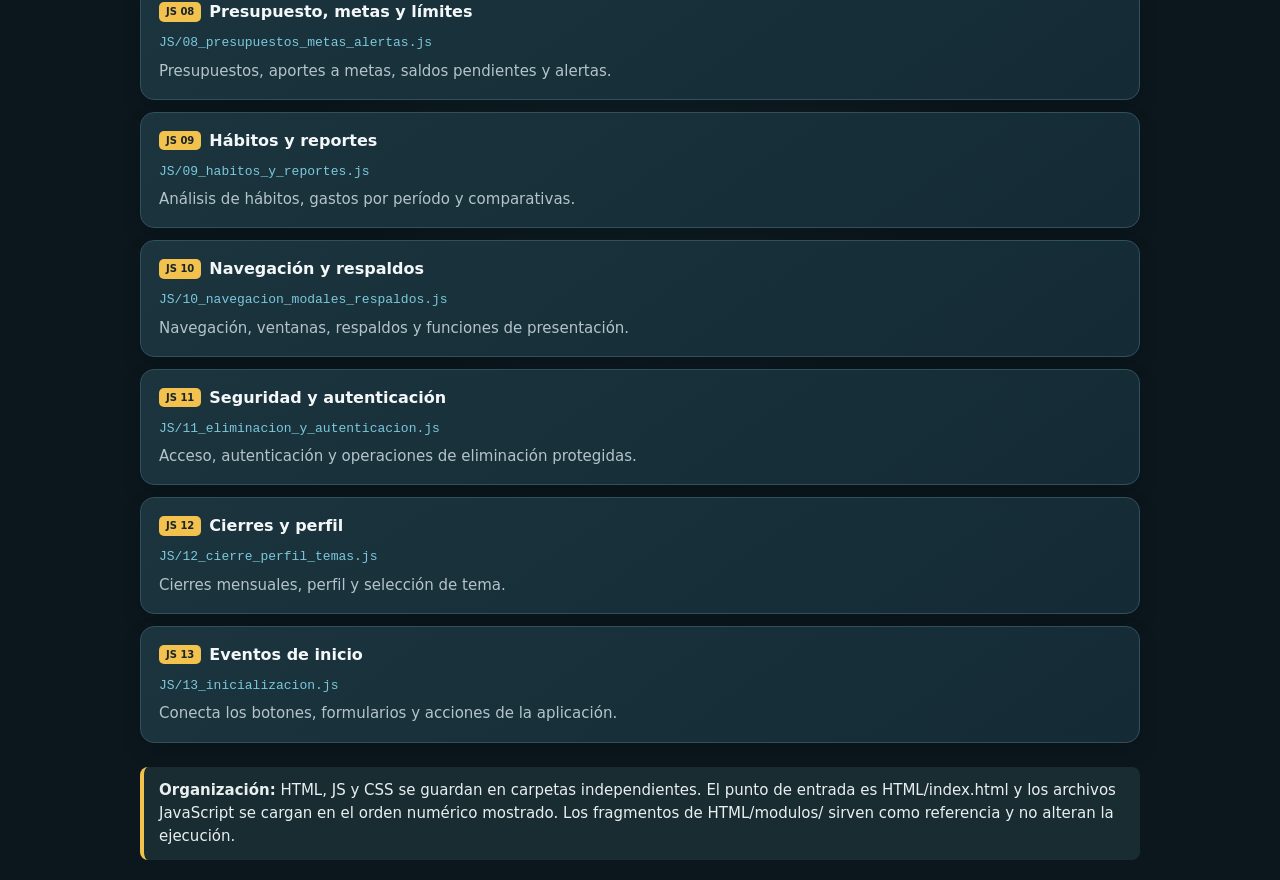
<file: HTML/documentacion/INDICE_MODULOS_HTML_JS.html>
<!doctype html>
<html lang="es">
<head>
<meta charset="utf-8">
<meta name="viewport" content="width=device-width, initial-scale=1">
<meta name="theme-color" content="#142b35">
<title>Imperio Dorado | Índice HTML y JavaScript</title>
<style>
:root{color-scheme:dark;--bg:#0b171d;--surface:#142b35;--surface2:#1b343e;--line:#31505b;--ink:#f4f7f8;--muted:#b4c4ca;--gold:#f2c14e;--gold2:#ffe08a;--blue:#7cc8dc}
*{box-sizing:border-box}body{margin:0;background:radial-gradient(ellipse at top,#18343e 0,var(--bg) 60%);color:var(--ink);font:15px/1.55 system-ui,-apple-system,"Segoe UI",sans-serif;padding:24px}main{max-width:1000px;margin:auto}.eyebrow{color:var(--gold);font-size:12px;font-weight:800;letter-spacing:.15em}h1{margin:6px 0 8px;font-size:clamp(26px,4vw,38px)}.intro{color:var(--muted);margin:0 0 24px}.group-title{margin:28px 0 12px;color:var(--gold2);font-size:18px}.cards{display:flex;flex-direction:column;gap:12px}.card{border:1px solid var(--line);border-radius:14px;background:linear-gradient(145deg,var(--surface2),var(--surface));padding:16px 18px;box-shadow:0 8px 20px #0002}.card h3{margin:0 0 5px;font-size:16px;color:var(--ink)}.path{display:inline-block;color:var(--blue);font:13px/1.5 ui-monospace,SFMono-Regular,Consolas,monospace;overflow-wrap:anywhere;margin:2px 0 7px}.card p{margin:0;color:var(--muted)}.note{border-left:4px solid var(--gold);padding:12px 15px;background:#192c31;border-radius:8px;margin-top:24px;color:#e9eff1}.tag{display:inline-block;color:#18242a;background:var(--gold);font-size:10px;font-weight:900;border-radius:5px;padding:2px 7px;margin-right:8px;vertical-align:2px}@media(min-width:900px){body{padding:36px}}
</style>
</head>
<body>
<main>
<div class="eyebrow">DOCUMENTACIÓN DEL PROYECTO</div>
<h1>Imperio Dorado · Índice HTML y JavaScript</h1>
<p class="intro">Índice vertical para localizar las áreas del HTML y las funciones del JavaScript. Las tarjetas describen el contenido existente; no reemplazan ni modifican los archivos funcionales.</p>
<h2 class="group-title">HTML · HTML/index.html y HTML/modulos/</h2>
<div class="cards">
<article class="card"><h3><span class="tag">HTML principal</span>Aplicación completa</h3><span class="path">HTML/index.html · window.GESTOR_INITIAL</span><p>Incluye acceso, navegación, movimientos, metas, presupuestos, reportes, alertas y las demás vistas activas.</p></article>
<article class="card"><h3><span class="tag">HTML 01–10</span>Fragmentos de referencia</h3><span class="path">HTML/modulos/</span><p>Extractos separados por área para facilitar la lectura. La aplicación carga las vistas desde HTML/index.html.</p></article>
<article class="card"><h3><span class="tag">HTML docs</span>Índices del proyecto</h3><span class="path">HTML/documentacion/</span><p>Índices visuales de los módulos HTML, JavaScript y CSS.</p></article>
</div>
<h2 class="group-title">JavaScript · JS/ (13 módulos activos, en orden de carga)</h2>
<div class="cards">
<article class="card"><h3><span class="tag">JS 01</span>Estado y almacenamiento</h3><span class="path">JS/01_base_estado_almacenamiento.js</span><p>Utilidades base, estado de la aplicación y persistencia local.</p></article>
<article class="card"><h3><span class="tag">JS 02</span>Cálculos y reportes</h3><span class="path">JS/02_calculos_reportes.js</span><p>Cálculos generales y datos de los reportes.</p></article>
<article class="card"><h3><span class="tag">JS 03</span>Conexión y datos</h3><span class="path">JS/03_api_conexion.js</span><p>Comunicación con la base SQLite y almacenamiento local.</p></article>
<article class="card"><h3><span class="tag">JS 04</span>Notificaciones y utilidades</h3><span class="path">JS/04_notificaciones_utilidades.js</span><p>Mensajes, contadores, formato y utilidades de interfaz.</p></article>
<article class="card"><h3><span class="tag">JS 05</span>Renderizado principal</h3><span class="path">JS/05_datos_y_render_principal.js</span><p>Recepción de datos y refresco de las vistas principales.</p></article>
<article class="card"><h3><span class="tag">JS 06</span>Panel general</h3><span class="path">JS/06_panel_dashboard.js</span><p>Indicadores, gráficos, categorías y límites del panel principal.</p></article>
<article class="card"><h3><span class="tag">JS 07</span>Movimientos recurrentes</h3><span class="path">JS/07_movimientos_recurrentes.js</span><p>Listado, programación, edición y registro de gastos recurrentes.</p></article>
<article class="card"><h3><span class="tag">JS 08</span>Presupuesto, metas y límites</h3><span class="path">JS/08_presupuestos_metas_alertas.js</span><p>Presupuestos, aportes a metas, saldos pendientes y alertas.</p></article>
<article class="card"><h3><span class="tag">JS 09</span>Hábitos y reportes</h3><span class="path">JS/09_habitos_y_reportes.js</span><p>Análisis de hábitos, gastos por período y comparativas.</p></article>
<article class="card"><h3><span class="tag">JS 10</span>Navegación y respaldos</h3><span class="path">JS/10_navegacion_modales_respaldos.js</span><p>Navegación, ventanas, respaldos y funciones de presentación.</p></article>
<article class="card"><h3><span class="tag">JS 11</span>Seguridad y autenticación</h3><span class="path">JS/11_eliminacion_y_autenticacion.js</span><p>Acceso, autenticación y operaciones de eliminación protegidas.</p></article>
<article class="card"><h3><span class="tag">JS 12</span>Cierres y perfil</h3><span class="path">JS/12_cierre_perfil_temas.js</span><p>Cierres mensuales, perfil y selección de tema.</p></article>
<article class="card"><h3><span class="tag">JS 13</span>Eventos de inicio</h3><span class="path">JS/13_inicializacion.js</span><p>Conecta los botones, formularios y acciones de la aplicación.</p></article>
</div>
<div class="note"><strong>Organización:</strong> HTML, JS y CSS se guardan en carpetas independientes. El punto de entrada es HTML/index.html y los archivos JavaScript se cargan en el orden numérico mostrado. Los fragmentos de HTML/modulos/ sirven como referencia y no alteran la ejecución.</div>
</main>
</body>
</html>
</file>
<file: CSS/styles.css>
/* Imperio Dorado: CSS modularizado. Los módulos se importan en el orden original para conservar la cascada. */
@import url("01_base_responsive.css");
/* Base, estructura y adaptación responsive */
@import url("02_acceso_temas_iniciales.css");
/* Acceso, autenticación y temas iniciales */
@import url("03_perfil_configuracion.css");
/* Perfil personal y configuración */
@import url("04_finanzas_presupuestos_metas.css");
/* Presupuestos, metas, comparativas y movimientos */
@import url("05_tema_y_componentes_financieros.css");
/* Tema y componentes financieros */
@import url("06_refinamientos_componentes.css");
/* Refinamientos de tarjetas, metas y modales */
@import url("07_temas_perfil_contraste.css");
/* Temas, perfil y contraste */
@import url("08_tema_moka_y_perfil.css");
/* Tema Moka y componentes de perfil */
@import url("09_recurrentes_habitos_limites.css");
/* Gastos recurrentes, hábitos y límites */
@import url("10_panel_mascota_motivacion.css");
/* Panel, historial, mascota y motivación */
@import url("11_botones_y_relieve.css");
/* Botones, estados e interacción visual */
@import url("12_paleta_global_contraste.css");
/* Paleta global y contraste */
@import url("13_tema_azul_componentes.css");
/* Tema azul, tarjetas, notificaciones y decoración */
@import url("14_ajustes_finales.css");
/* Ajustes finales y reglas responsive */
</file>
